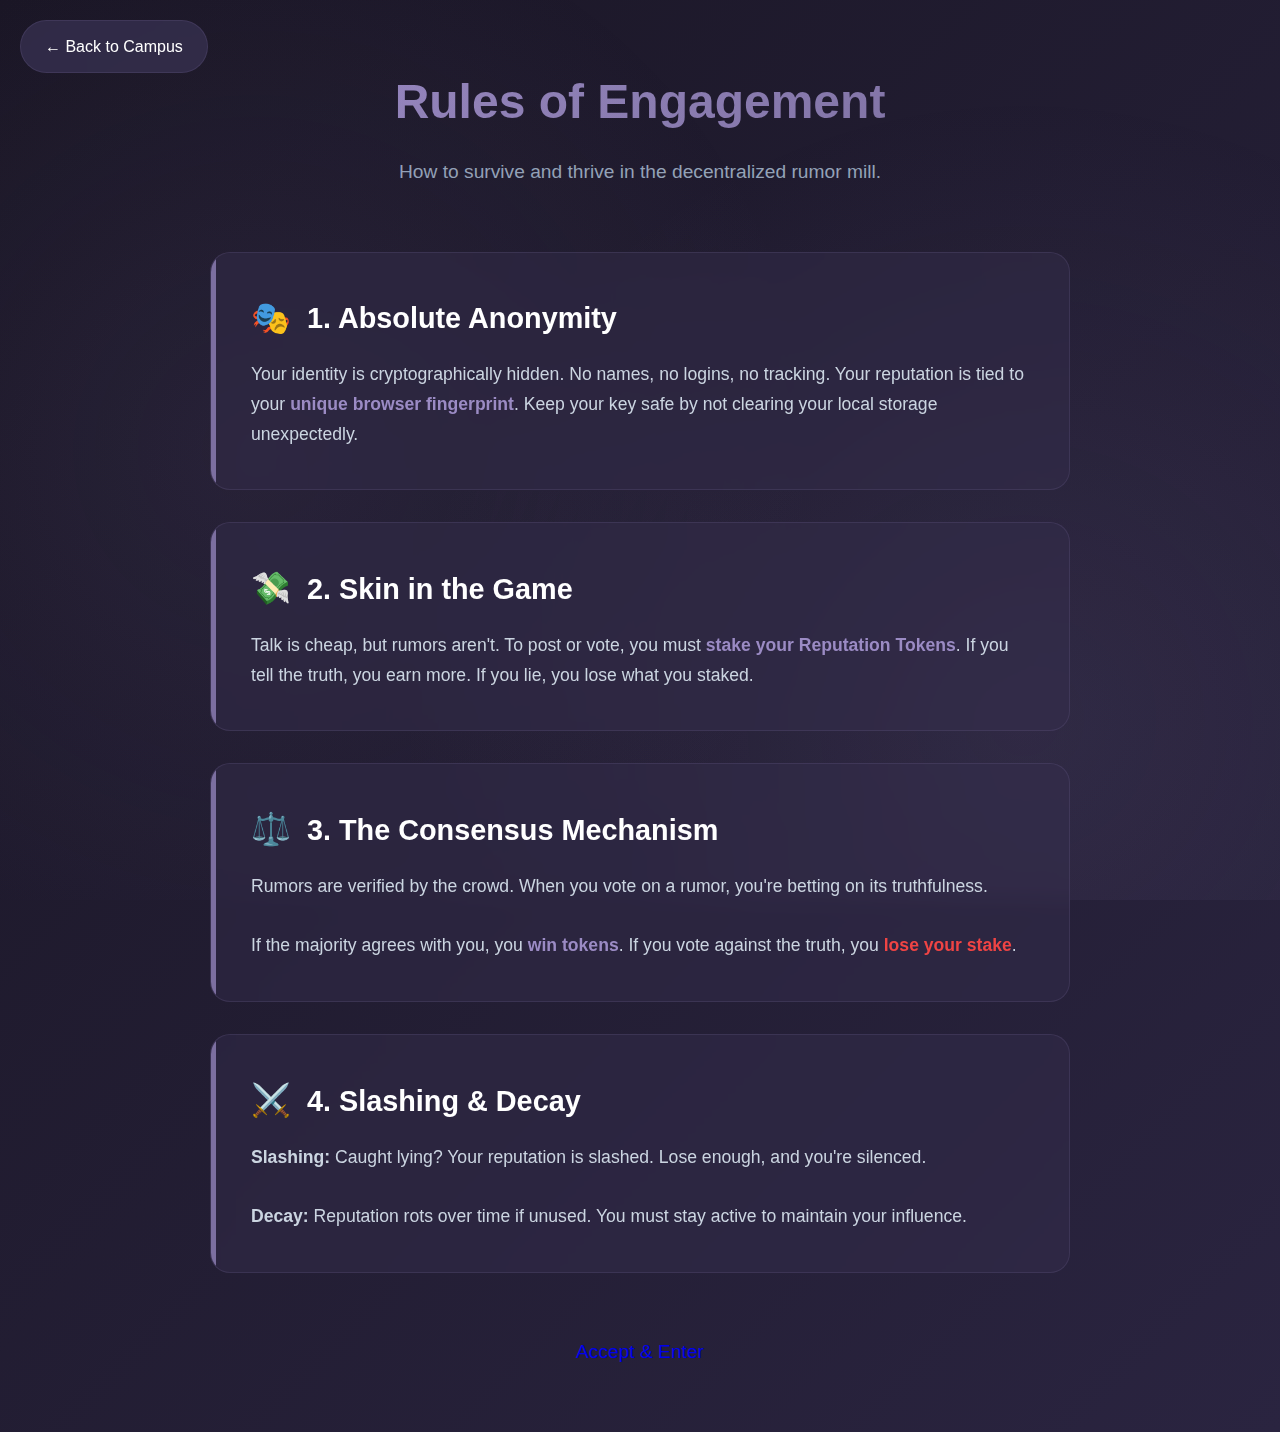
<file: rules.html>
<!DOCTYPE html>
<html lang="en">

<head>
    <meta charset="UTF-8">
    <meta name="viewport" content="width=device-width, initial-scale=1.0">
    <title>Rumorality - Rules of Engagement</title>
    <link rel="stylesheet" href="styles.css?v=2">
    <style>
        .rules-container {
            max-width: 900px;
            margin: 4rem auto;
            padding: 0 20px;
        }

        .page-header {
            text-align: center;
            margin-bottom: 4rem;
        }

        .page-title {
            font-size: 3rem;
            margin-bottom: 1rem;
            background: linear-gradient(135deg, #9B8BC4, #7C6FA0);
            -webkit-background-clip: text;
            -webkit-text-fill-color: transparent;
        }

        .rule-card {
            background: rgba(54, 47, 79, 0.4);
            backdrop-filter: blur(10px);
            border: 1px solid rgba(124, 111, 160, 0.2);
            border-radius: 20px;
            padding: 2.5rem;
            margin-bottom: 2rem;
            transition: all 0.3s ease;
            position: relative;
            overflow: hidden;
        }

        .rule-card:hover {
            transform: translateY(-5px);
            border-color: #9B8BC4;
            box-shadow: 0 10px 30px rgba(0, 0, 0, 0.2);
        }

        .rule-card::before {
            content: '';
            position: absolute;
            top: 0;
            left: 0;
            width: 5px;
            height: 100%;
            background: #7C6FA0;
        }

        .rule-card h2 {
            font-size: 1.8rem;
            color: #fff;
            margin-bottom: 1rem;
            display: flex;
            align-items: center;
            gap: 1rem;
        }

        .rule-icon {
            font-size: 2rem;
        }

        .rule-text {
            color: #cbd5e1;
            line-height: 1.7;
            font-size: 1.1rem;
        }

        .highlight {
            color: #9B8BC4;
            font-weight: 700;
        }

        .danger-text {
            color: #ef4444;
            font-weight: 700;
        }

        .back-nav {
            position: fixed;
            top: 20px;
            left: 20px;
            z-index: 100;
        }

        .back-btn {
            background: rgba(54, 47, 79, 0.8);
            border: 1px solid rgba(124, 111, 160, 0.2);
            color: #fff;
            padding: 0.8rem 1.5rem;
            border-radius: 50px;
            text-decoration: none;
            display: flex;
            align-items: center;
            gap: 0.5rem;
            backdrop-filter: blur(5px);
            transition: all 0.3s ease;
        }

        .back-btn:hover {
            background: #7C6FA0;
            transform: translateX(-5px);
        }
    </style>
</head>

<body>

    <nav class="back-nav">
        <a href="index.html" class="back-btn">
            ← Back to Campus
        </a>
    </nav>

    <div class="rules-container">
        <div class="page-header">
            <h1 class="page-title">Rules of Engagement</h1>
            <p style="color: #94a3b8; font-size: 1.2rem;">How to survive and thrive in the decentralized rumor mill.</p>
        </div>

        <div class="rule-card">
            <h2><span class="rule-icon">🎭</span> 1. Absolute Anonymity</h2>
            <p class="rule-text">
                Your identity is cryptographically hidden. No names, no logins, no tracking.
                Your reputation is tied to your <span class="highlight">unique browser fingerprint</span>.
                Keep your key safe by not clearing your local storage unexpectedly.
            </p>
        </div>

        <div class="rule-card">
            <h2><span class="rule-icon">💸</span> 2. Skin in the Game</h2>
            <p class="rule-text">
                Talk is cheap, but rumors aren't. To post or vote, you must
                <span class="highlight">stake your Reputation Tokens</span>.
                If you tell the truth, you earn more. If you lie, you lose what you staked.
            </p>
        </div>

        <div class="rule-card">
            <h2><span class="rule-icon">⚖️</span> 3. The Consensus Mechanism</h2>
            <p class="rule-text">
                Rumors are verified by the crowd. When you vote on a rumor, you're betting on its truthfulness.
                <br><br>
                If the majority agrees with you, you <span class="highlight">win tokens</span>.
                If you vote against the truth, you <span class="danger-text">lose your stake</span>.
            </p>
        </div>

        <div class="rule-card">
            <h2><span class="rule-icon">⚔️</span> 4. Slashing & Decay</h2>
            <p class="rule-text">
                <strong>Slashing:</strong> Caught lying? Your reputation is slashed. Lose enough, and you're silenced.
                <br><br>
                <strong>Decay:</strong> Reputation rots over time if unused. You must stay active to maintain your
                influence.
            </p>
        </div>

        <div style="text-align: center; margin-top: 4rem;">
            <a href="index.html" class="btn-primary"
                style="display: inline-block; text-decoration: none; font-size: 1.2rem;">Accept & Enter</a>
        </div>
    </div>

</body>

</html>
</file>
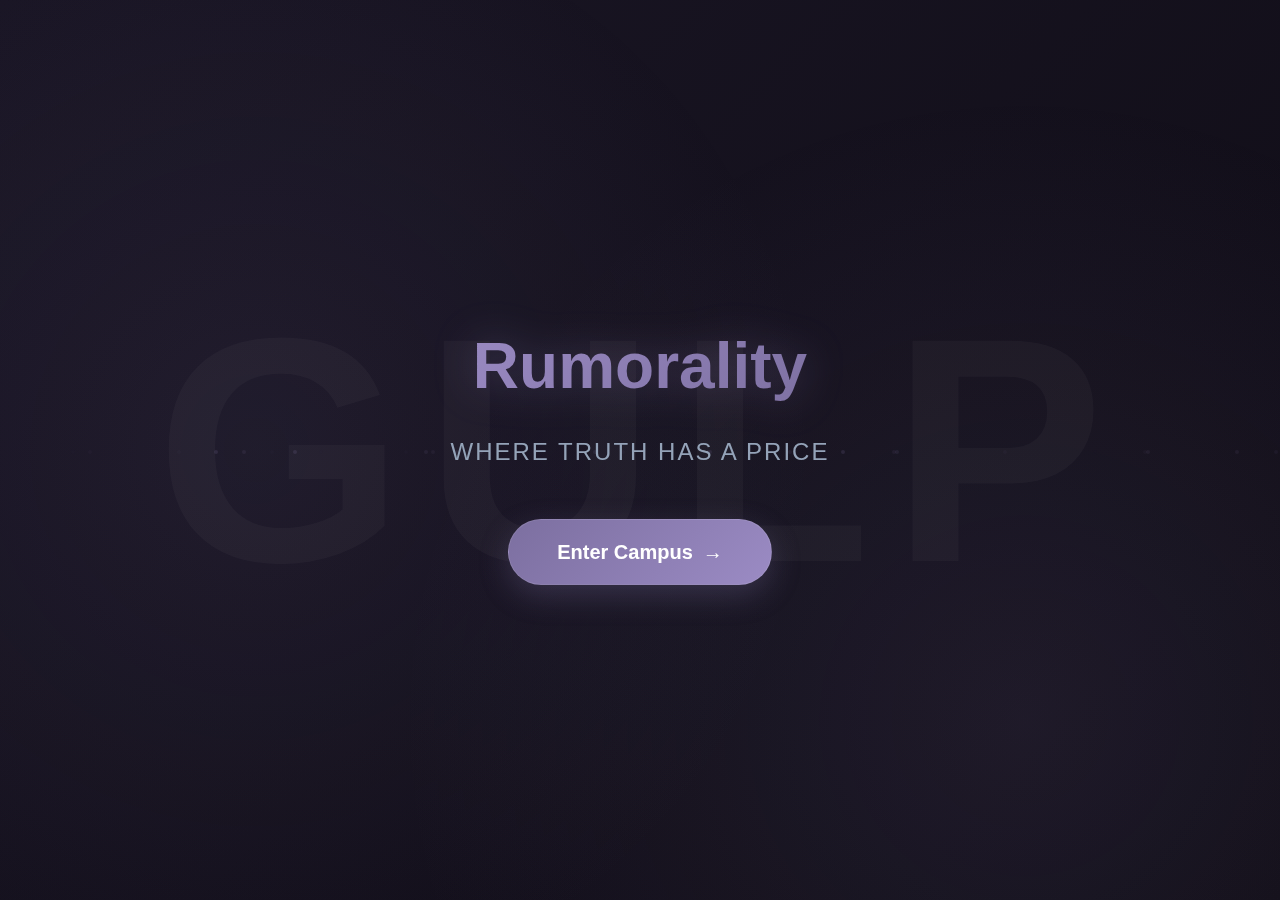
<file: welcome.html>
<!DOCTYPE html>
<html lang="en">

<head>
    <meta charset="UTF-8">
    <meta name="viewport" content="width=device-width, initial-scale=1.0">
    <title>Rumorality - Enter the Truth</title>
    <link rel="stylesheet" href="styles.css?v=2">
    <style>
        body {
            margin: 0;
            padding: 0;
            height: 100vh;
            overflow: hidden;
            display: flex;
            align-items: center;
            justify-content: center;
            background: linear-gradient(135deg, #1A1625 0%, #0F0C15 100%);
            font-family: 'Inter', sans-serif;
            position: relative;
        }

        /* The GULP Background */
        .gulp-bg {
            position: absolute;
            top: 50%;
            left: 50%;
            transform: translate(-50%, -50%);
            font-size: 25vw;
            /* Massive text */
            font-weight: 900;
            color: rgba(255, 255, 255, 0.03);
            pointer-events: none;
            z-index: 0;
            white-space: nowrap;
            letter-spacing: 20px;
            animation: gulpFloat 10s ease-in-out infinite alternate;
            user-select: none;
        }

        @keyframes gulpFloat {
            0% {
                transform: translate(-50%, -50%) scale(1) rotate(-2deg);
            }

            100% {
                transform: translate(-50%, -50%) scale(1.1) rotate(2deg);
            }
        }

        /* Content Container */
        .welcome-container {
            position: relative;
            z-index: 10;
            text-align: center;
            padding: 2rem;
            animation: fadeInUp 1.5s ease-out;
        }

        .logo-large {
            font-size: 4rem;
            font-weight: 800;
            background: linear-gradient(135deg, #9B8BC4, #7C6FA0);
            -webkit-background-clip: text;
            -webkit-text-fill-color: transparent;
            margin-bottom: 1rem;
            filter: drop-shadow(0 0 20px rgba(124, 111, 160, 0.4));
        }

        .tagline {
            font-size: 1.5rem;
            color: #94a3b8;
            margin-bottom: 3rem;
            letter-spacing: 2px;
            text-transform: uppercase;
        }

        .enter-btn {
            display: inline-block;
            background: linear-gradient(135deg, #7C6FA0, #9B8BC4);
            color: white;
            padding: 1rem 3rem;
            border-radius: 50px;
            font-size: 1.25rem;
            font-weight: 700;
            text-decoration: none;
            transition: all 0.4s cubic-bezier(0.175, 0.885, 0.32, 1.275);
            box-shadow: 0 10px 30px rgba(124, 111, 160, 0.3);
            border: 1px solid rgba(255, 255, 255, 0.1);
        }

        .enter-btn:hover {
            transform: translateY(-5px) scale(1.05);
            box-shadow: 0 20px 40px rgba(155, 139, 196, 0.5);
            filter: brightness(1.1);
        }

        .enter-btn::after {
            content: '→';
            margin-left: 10px;
            transition: margin 0.3s ease;
        }

        .enter-btn:hover::after {
            margin-left: 15px;
        }

        /* Floating particles */
        .particle {
            position: absolute;
            width: 4px;
            height: 4px;
            background: rgba(155, 139, 196, 0.3);
            border-radius: 50%;
            animation: floatUp linear infinite;
        }

        @keyframes floatUp {
            0% {
                transform: translateY(100vh) scale(0);
                opacity: 0;
            }

            50% {
                opacity: 1;
            }

            100% {
                transform: translateY(-100vh) scale(1);
                opacity: 0;
            }
        }

        @keyframes fadeInUp {
            from {
                opacity: 0;
                transform: translateY(30px);
            }

            to {
                opacity: 1;
                transform: translateY(0);
            }
        }
    </style>
</head>

<body>

    <!-- Background Animation -->
    <div class="gulp-bg">GULP</div>

    <!-- Particles -->
    <div id="particles"></div>

    <!-- Main Content -->
    <div class="welcome-container">
        <h1 class="logo-large">Rumorality</h1>
        <p class="tagline">Where Truth Has A Price</p>

        <a href="index.html" class="enter-btn">Enter Campus</a>
    </div>

    <script>
        // Create floating particles
        const particlesContainer = document.getElementById('particles');
        for (let i = 0; i < 30; i++) {
            const particle = document.createElement('div');
            particle.className = 'particle';
            particle.style.left = Math.random() * 100 + 'vw';
            particle.style.animationDuration = (Math.random() * 10 + 5) + 's';
            particle.style.animationDelay = (Math.random() * 5) + 's';
            particle.style.opacity = Math.random() * 0.5;
            particlesContainer.appendChild(particle);
        }
    </script>
</body>

</html>
</file>
<file: styles.css>
/* ===== Modern Rumorality UI - Color Scheme: #362F4F ===== */
:root {
    /* Primary Colors - Deep Purple Theme */
    --primary: #362F4F;
    --primary-light: #4A4063;
    --primary-dark: #2A2440;
    --accent: #7C6FA0;
    --accent-bright: #9B8BC4;

    /* Backgrounds */
    --bg-primary: #1A1625;
    --bg-secondary: #251F35;
    --bg-card: rgba(54, 47, 79, 0.3);
    --bg-card-hover: rgba(54, 47, 79, 0.5);

    /* Status Colors */
    --success: #10b981;
    --danger: #ef4444;
    --warning: #f59e0b;
    --info: #3b82f6;

    /* Text */
    --text-primary: #f8fafc;
    --text-secondary: #cbd5e1;
    --text-muted: #94a3b8;

    /* Effects */
    --border-color: rgba(124, 111, 160, 0.2);
    --shadow: 0 8px 32px rgba(0, 0, 0, 0.4);
    --glow: 0 0 30px rgba(124, 111, 160, 0.3);
    --glow-strong: 0 0 40px rgba(155, 139, 196, 0.5);
}

/* ===== Base Styles ===== */
* {
    margin: 0;
    padding: 0;
    box-sizing: border-box;
}

body {
    font-family: 'Inter', -apple-system, BlinkMacSystemFont, 'Segoe UI', sans-serif;
    background: linear-gradient(135deg, var(--bg-primary) 0%, var(--primary-dark) 100%);
    color: var(--text-primary);
    min-height: 100vh;
    line-height: 1.6;
    overflow-x: hidden;
}

/* Animated background */
body::before {
    content: '';
    position: fixed;
    top: 0;
    left: 0;
    width: 100%;
    height: 100%;
    background: radial-gradient(circle at 20% 50%, rgba(124, 111, 160, 0.1) 0%, transparent 50%),
        radial-gradient(circle at 80% 80%, rgba(155, 139, 196, 0.1) 0%, transparent 50%);
    pointer-events: none;
    z-index: 0;
    animation: bgPulse 15s ease-in-out infinite;
}

@keyframes bgPulse {

    0%,
    100% {
        opacity: 0.5;
    }

    50% {
        opacity: 0.8;
    }
}

.container {
    max-width: 1200px;
    margin: 0 auto;
    padding: 0 20px;
    position: relative;
    z-index: 1;
}

/* ===== Header ===== */
.header {
    background: rgba(54, 47, 79, 0.8);
    backdrop-filter: blur(20px);
    border-bottom: 1px solid var(--border-color);
    padding: 1rem 0;
    position: sticky;
    top: 0;
    z-index: 100;
    box-shadow: var(--shadow);
}

.header .container {
    display: flex;
    justify-content: space-between;
    align-items: center;
    gap: 2rem;
}

.logo {
    font-size: 2rem;
    font-weight: 800;
    background: linear-gradient(135deg, var(--accent-bright), var(--accent));
    -webkit-background-clip: text;
    -webkit-text-fill-color: transparent;
    background-clip: text;
    cursor: pointer;
    transition: all 0.3s ease;
}

.logo:hover {
    filter: brightness(1.2);
    transform: scale(1.05);
}

.header-right {
    display: flex;
    align-items: center;
    gap: 1.5rem;
}

.wallet {
    display: flex;
    align-items: center;
    gap: 0.5rem;
    background: var(--bg-card);
    padding: 0.75rem 1.5rem;
    border-radius: 50px;
    border: 1px solid var(--border-color);
    transition: all 0.3s ease;
    cursor: pointer;
}

.wallet:hover {
    background: var(--bg-card-hover);
    box-shadow: var(--glow);
    transform: translateY(-2px);
}

.wallet-balance {
    font-size: 1.5rem;
    font-weight: 700;
    color: var(--accent-bright);
    text-shadow: 0 0 10px rgba(155, 139, 196, 0.5);
}

.credibility-badge {
    display: flex;
    align-items: center;
    gap: 0.5rem;
    background: linear-gradient(135deg, var(--primary), var(--primary-light));
    padding: 0.5rem 1rem;
    border-radius: 50px;
    border: 1px solid var(--accent);
    cursor: pointer;
    transition: all 0.3s ease;
}

.credibility-badge:hover {
    box-shadow: var(--glow-strong);
    transform: translateY(-2px);
}

.credibility-score {
    font-size: 1.2rem;
    font-weight: 700;
    color: var(--accent-bright);
}

/* ===== Dashboard Toggle ===== */
.dashboard-toggle {
    background: var(--accent);
    color: white;
    border: none;
    padding: 0.75rem 1.5rem;
    border-radius: 50px;
    font-weight: 600;
    cursor: pointer;
    transition: all 0.3s ease;
    box-shadow: 0 4px 15px rgba(124, 111, 160, 0.3);
}

.dashboard-toggle:hover {
    background: var(--accent-bright);
    transform: translateY(-2px);
    box-shadow: 0 6px 20px rgba(155, 139, 196, 0.5);
}

/* ===== User Dashboard Modal ===== */
.dashboard-modal {
    display: none;
    position: fixed;
    z-index: 2000;
    left: 0;
    top: 0;
    width: 100%;
    height: 100%;
    background: rgba(0, 0, 0, 0.9);
    backdrop-filter: blur(10px);
    overflow-y: auto;
}

.dashboard-modal.active {
    display: block;
    animation: fadeIn 0.3s ease;
}

.dashboard-content {
    max-width: 1000px;
    margin: 2rem auto;
    padding: 2rem;
    animation: slideUp 0.4s ease;
}

.dashboard-header {
    text-align: center;
    margin-bottom: 3rem;
}

.dashboard-header h2 {
    font-size: 2.5rem;
    background: linear-gradient(135deg, var(--accent-bright), var(--accent));
    -webkit-background-clip: text;
    -webkit-text-fill-color: transparent;
    background-clip: text;
    margin-bottom: 0.5rem;
}

.dashboard-close {
    position: absolute;
    top: 2rem;
    right: 2rem;
    font-size: 2.5rem;
    color: var(--text-secondary);
    cursor: pointer;
    transition: all 0.3s ease;
    background: var(--bg-card);
    width: 50px;
    height: 50px;
    border-radius: 50%;
    display: flex;
    align-items: center;
    justify-content: center;
    border: 1px solid var(--border-color);
}

.dashboard-close:hover {
    color: var(--danger);
    transform: rotate(90deg);
    box-shadow: var(--glow);
}

/* Dashboard Grid */
.dashboard-grid {
    display: grid;
    grid-template-columns: repeat(auto-fit, minmax(300px, 1fr));
    gap: 2rem;
    margin-bottom: 2rem;
}

.dashboard-card {
    background: var(--bg-card);
    backdrop-filter: blur(20px);
    border: 1px solid var(--border-color);
    border-radius: 20px;
    padding: 2rem;
    box-shadow: var(--shadow);
    transition: all 0.3s ease;
}

.dashboard-card:hover {
    transform: translateY(-5px);
    box-shadow: var(--glow-strong);
    border-color: var(--accent);
}

.dashboard-card h3 {
    font-size: 1.2rem;
    color: var(--accent-bright);
    margin-bottom: 1.5rem;
    display: flex;
    align-items: center;
    gap: 0.5rem;
}

.stat-value {
    font-size: 3rem;
    font-weight: 800;
    background: linear-gradient(135deg, var(--accent-bright), var(--accent));
    -webkit-background-clip: text;
    -webkit-text-fill-color: transparent;
    background-clip: text;
    margin-bottom: 0.5rem;
}

.stat-label {
    color: var(--text-muted);
    font-size: 0.9rem;
}

/* Credibility Circle */
.credibility-circle {
    width: 200px;
    height: 200px;
    margin: 0 auto 1rem;
    position: relative;
}

.circle-bg {
    fill: none;
    stroke: var(--primary-light);
    stroke-width: 15;
}

.circle-progress {
    fill: none;
    stroke: url(#credibilityGradient);
    stroke-width: 15;
    stroke-linecap: round;
    transform: rotate(-90deg);
    transform-origin: 50% 50%;
    transition: stroke-dashoffset 1s ease;
}

.circle-text {
    position: absolute;
    top: 50%;
    left: 50%;
    transform: translate(-50%, -50%);
    text-align: center;
}

.circle-score {
    font-size: 3rem;
    font-weight: 800;
    color: var(--accent-bright);
}

.circle-label {
    font-size: 0.9rem;
    color: var(--text-muted);
}

/* Voting History */
.vote-history {
    display: flex;
    flex-direction: column;
    gap: 1rem;
    max-height: 400px;
    overflow-y: auto;
    padding-right: 0.5rem;
}

.vote-history::-webkit-scrollbar {
    width: 6px;
}

.vote-history::-webkit-scrollbar-track {
    background: var(--bg-secondary);
    border-radius: 10px;
}

.vote-history::-webkit-scrollbar-thumb {
    background: var(--accent);
    border-radius: 10px;
}

.vote-item {
    background: var(--bg-secondary);
    border: 1px solid var(--border-color);
    border-radius: 12px;
    padding: 1rem;
    transition: all 0.3s ease;
}

.vote-item:hover {
    background: var(--bg-card-hover);
    transform: translateX(5px);
}

.vote-item.win {
    border-left: 4px solid var(--success);
}

.vote-item.loss {
    border-left: 4px solid var(--danger);
}

.vote-item.pending {
    border-left: 4px solid var(--warning);
}

.vote-item-header {
    display: flex;
    justify-content: space-between;
    align-items: center;
    margin-bottom: 0.5rem;
}

.vote-direction {
    font-weight: 600;
    padding: 0.25rem 0.75rem;
    border-radius: 20px;
    font-size: 0.85rem;
}

.vote-direction.true {
    background: rgba(16, 185, 129, 0.2);
    color: var(--success);
}

.vote-direction.false {
    background: rgba(239, 68, 68, 0.2);
    color: var(--danger);
}

.vote-outcome {
    font-size: 0.85rem;
    font-weight: 600;
}

.vote-outcome.win {
    color: var(--success);
}

.vote-outcome.loss {
    color: var(--danger);
}

.vote-outcome.pending {
    color: var(--warning);
}

/* Credibility Graph */
.credibility-graph {
    width: 100%;
    height: 300px;
    background: var(--bg-secondary);
    border-radius: 12px;
    padding: 1rem;
    position: relative;
}

.graph-canvas {
    width: 100%;
    height: 100%;
}

/* Stats Grid */
.stats-grid {
    display: grid;
    grid-template-columns: repeat(2, 1fr);
    gap: 1rem;
}

.stat-box {
    background: var(--bg-secondary);
    border: 1px solid var(--border-color);
    border-radius: 12px;
    padding: 1.5rem;
    text-align: center;
    transition: all 0.3s ease;
}

.stat-box:hover {
    background: var(--bg-card-hover);
    transform: scale(1.05);
}

.stat-box-value {
    font-size: 2rem;
    font-weight: 700;
    color: var(--accent-bright);
    margin-bottom: 0.5rem;
}

.stat-box-label {
    color: var(--text-muted);
    font-size: 0.9rem;
}

/* Win Rate Bar */
.win-rate-bar {
    width: 100%;
    height: 30px;
    background: var(--bg-secondary);
    border-radius: 15px;
    overflow: hidden;
    position: relative;
    margin-top: 1rem;
}

.win-rate-fill {
    height: 100%;
    background: linear-gradient(90deg, var(--success), var(--accent-bright));
    transition: width 1s ease;
    display: flex;
    align-items: center;
    justify-content: center;
    color: white;
    font-weight: 600;
    font-size: 0.9rem;
}

/* Animations */
@keyframes fadeIn {
    from {
        opacity: 0;
    }

    to {
        opacity: 1;
    }
}

@keyframes slideUp {
    from {
        opacity: 0;
        transform: translateY(50px);
    }

    to {
        opacity: 1;
        transform: translateY(0);
    }
}

@keyframes slideIn {
    from {
        opacity: 0;
        transform: translateX(-20px);
    }

    to {
        opacity: 1;
        transform: translateX(0);
    }
}

@keyframes pulse {

    0%,
    100% {
        opacity: 1;
    }

    50% {
        opacity: 0.7;
    }
}

@keyframes glow {

    0%,
    100% {
        box-shadow: var(--glow);
    }

    50% {
        box-shadow: var(--glow-strong);
    }
}

/* Responsive */
@media (max-width: 768px) {
    .header .container {
        flex-direction: column;
        gap: 1rem;
    }

    .dashboard-grid {
        grid-template-columns: 1fr;
    }

    .stats-grid {
        grid-template-columns: 1fr;
    }

    .credibility-circle {
        width: 150px;
        height: 150px;
    }

    .circle-score {
        font-size: 2rem;
    }
}
</file>
